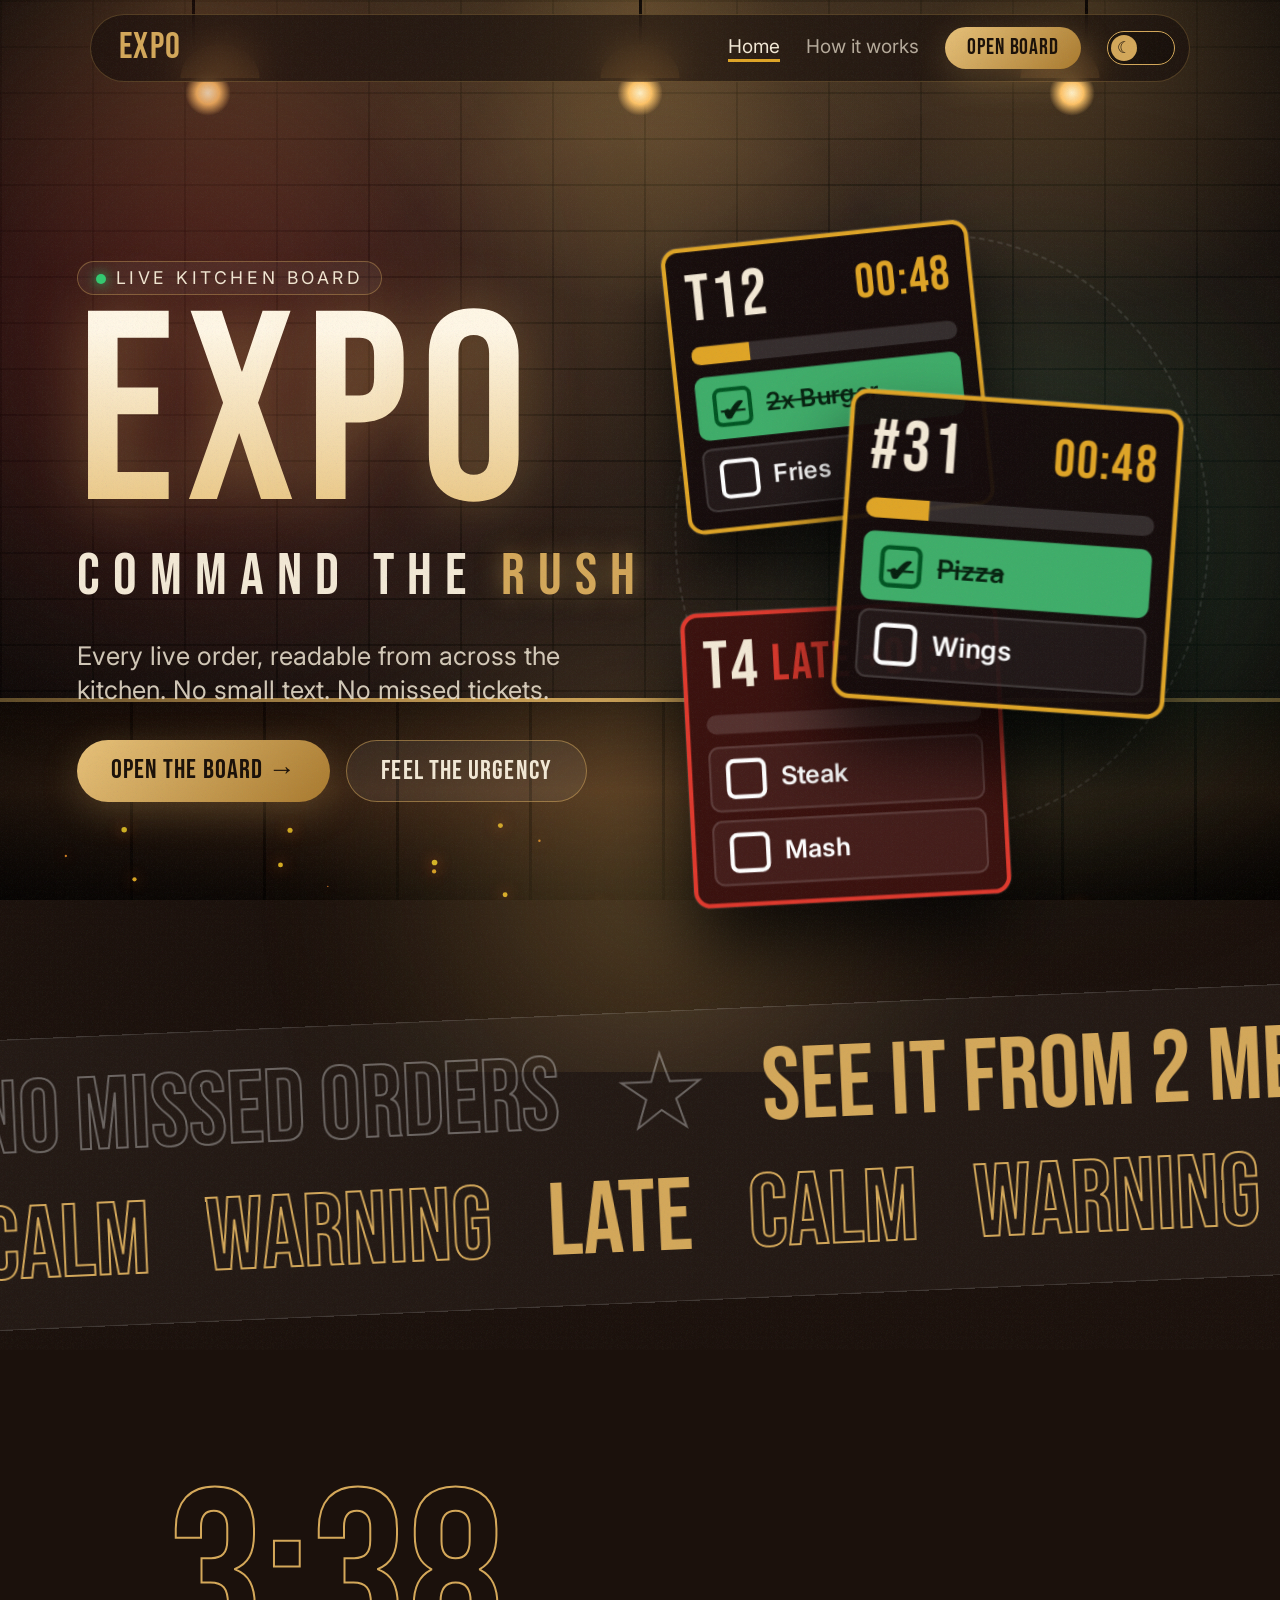
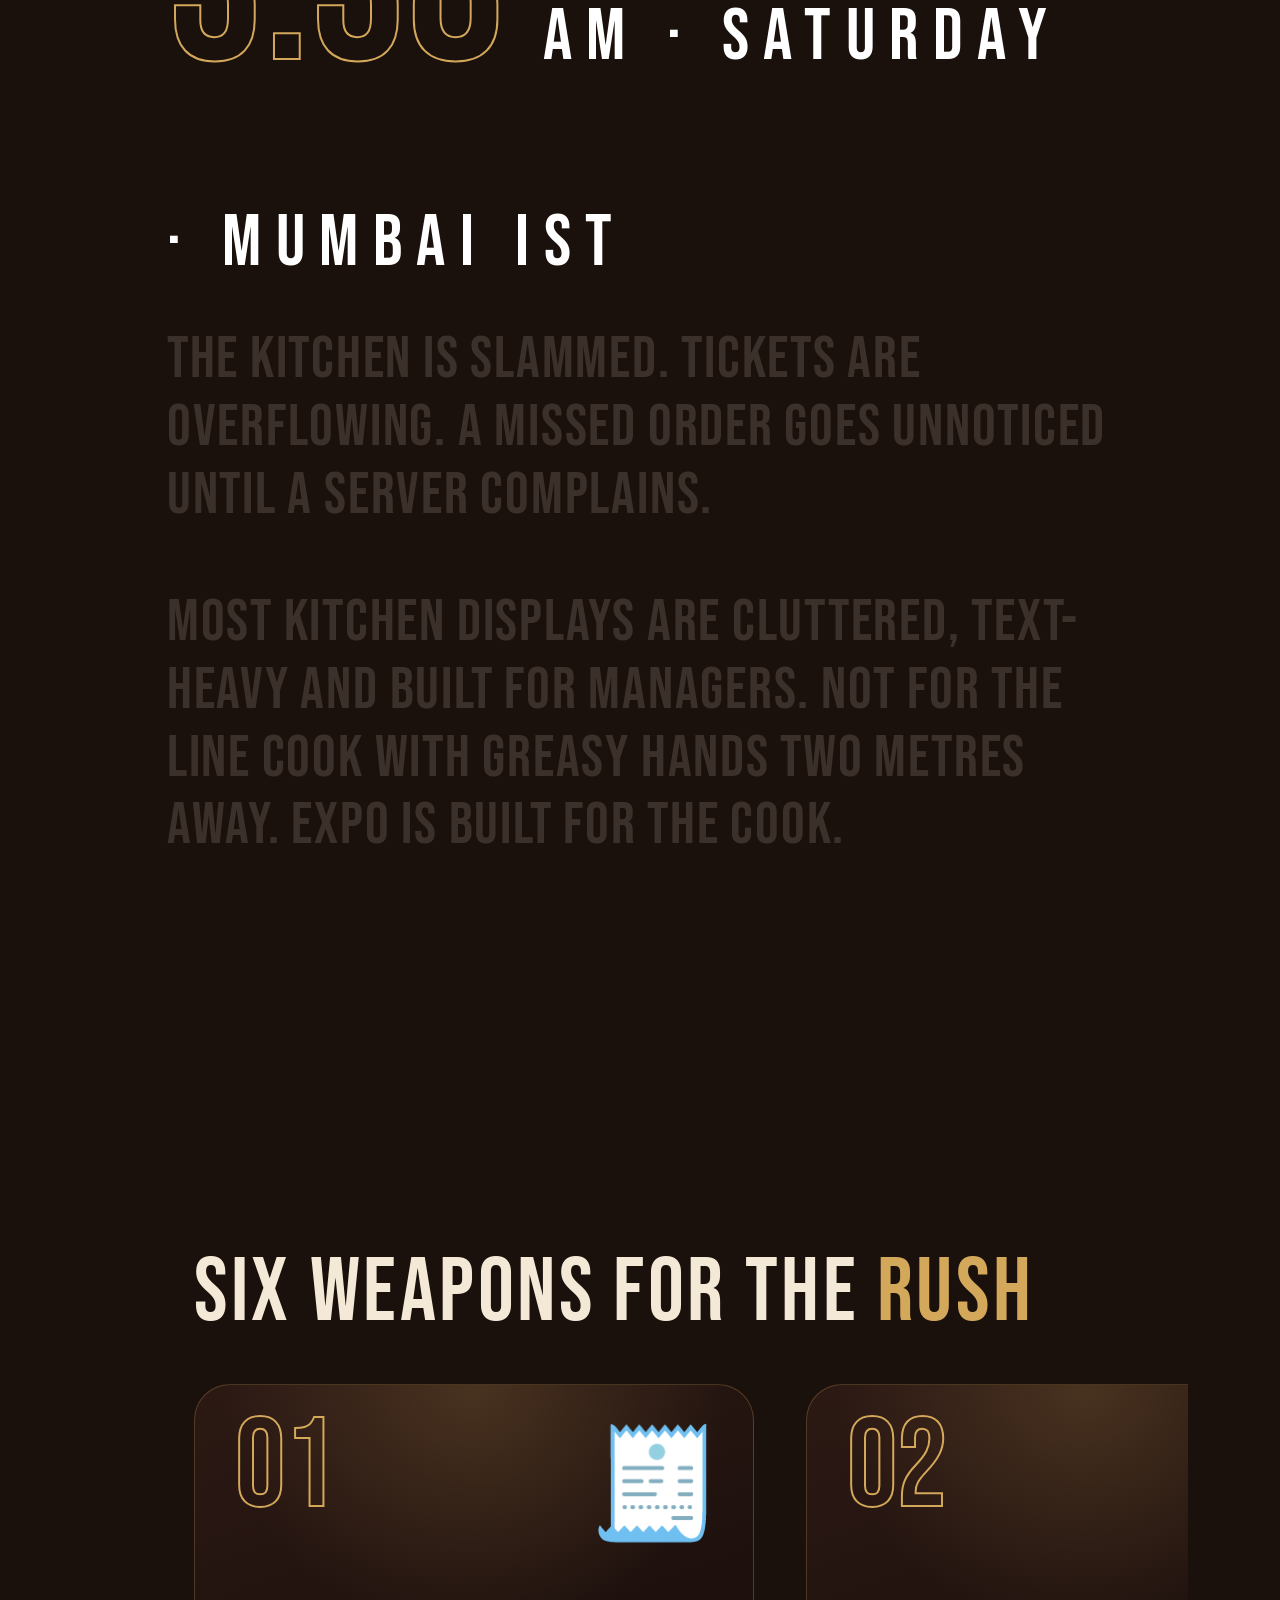
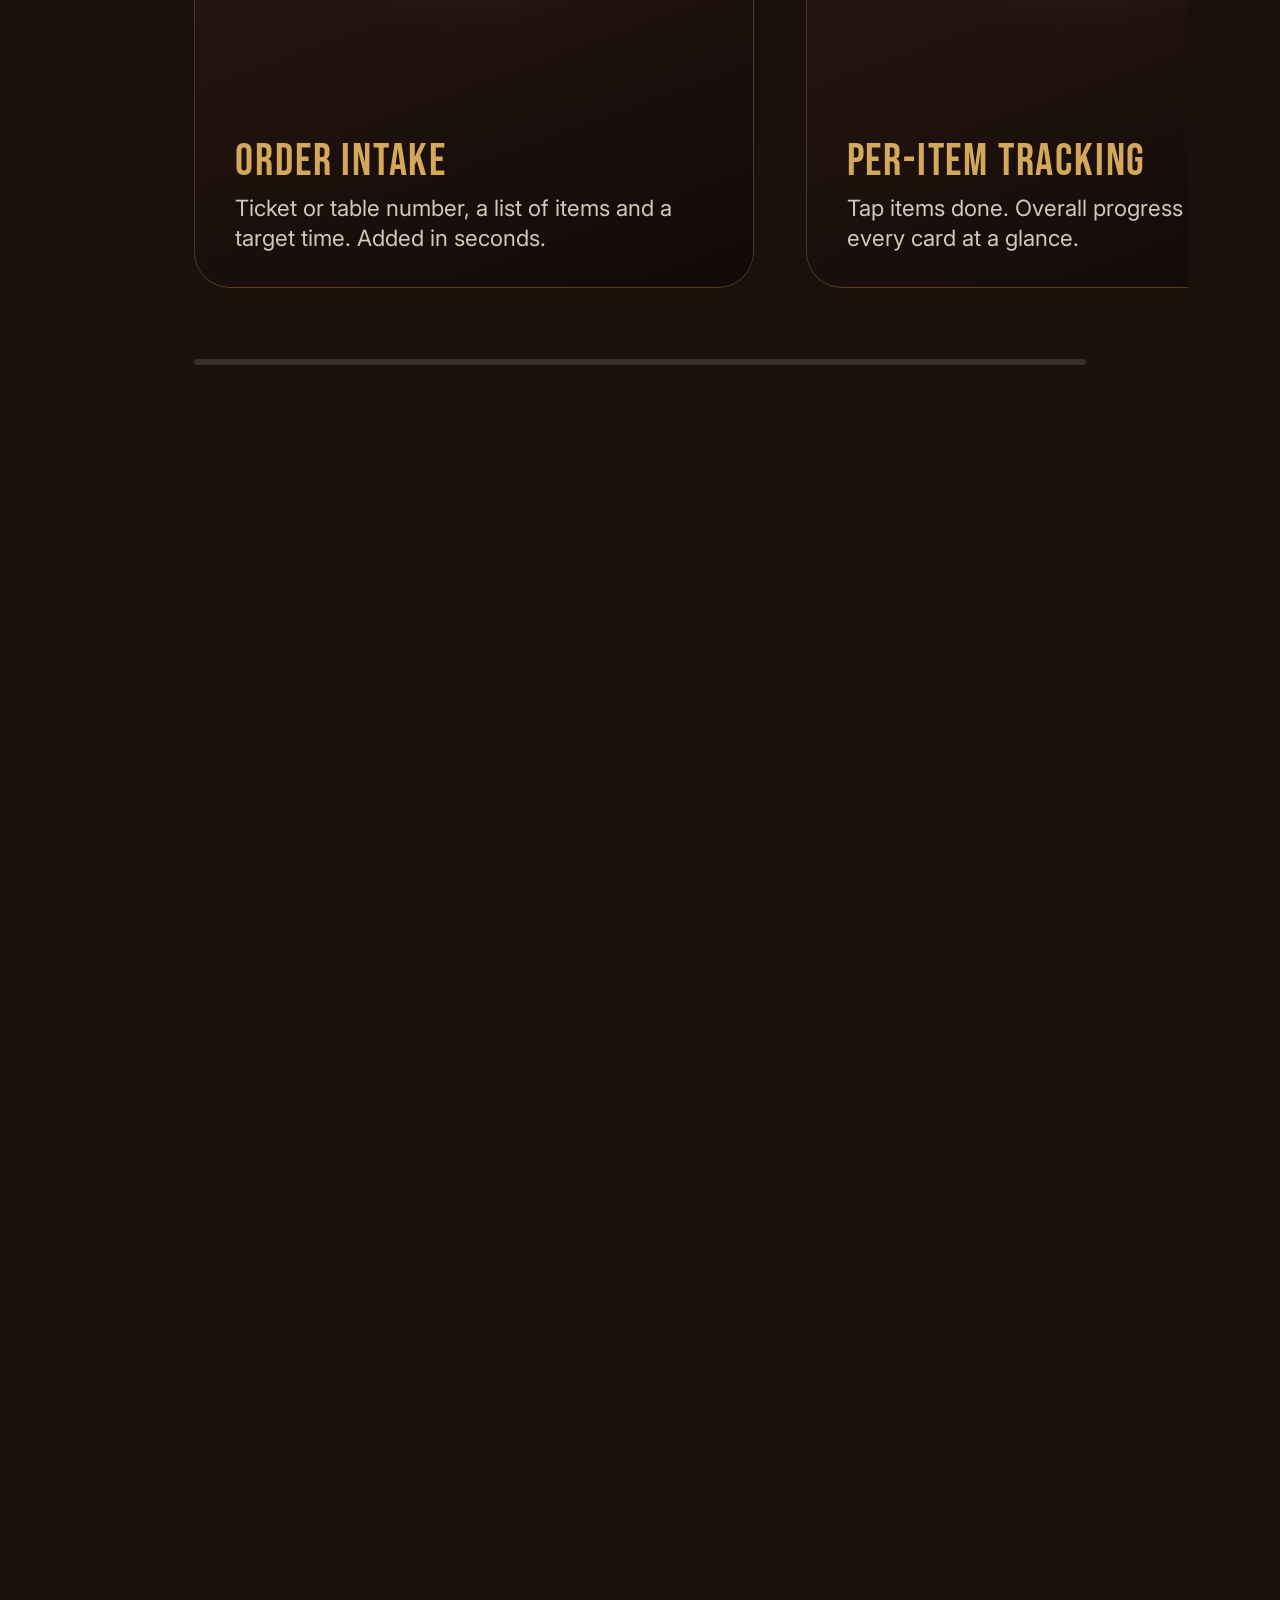
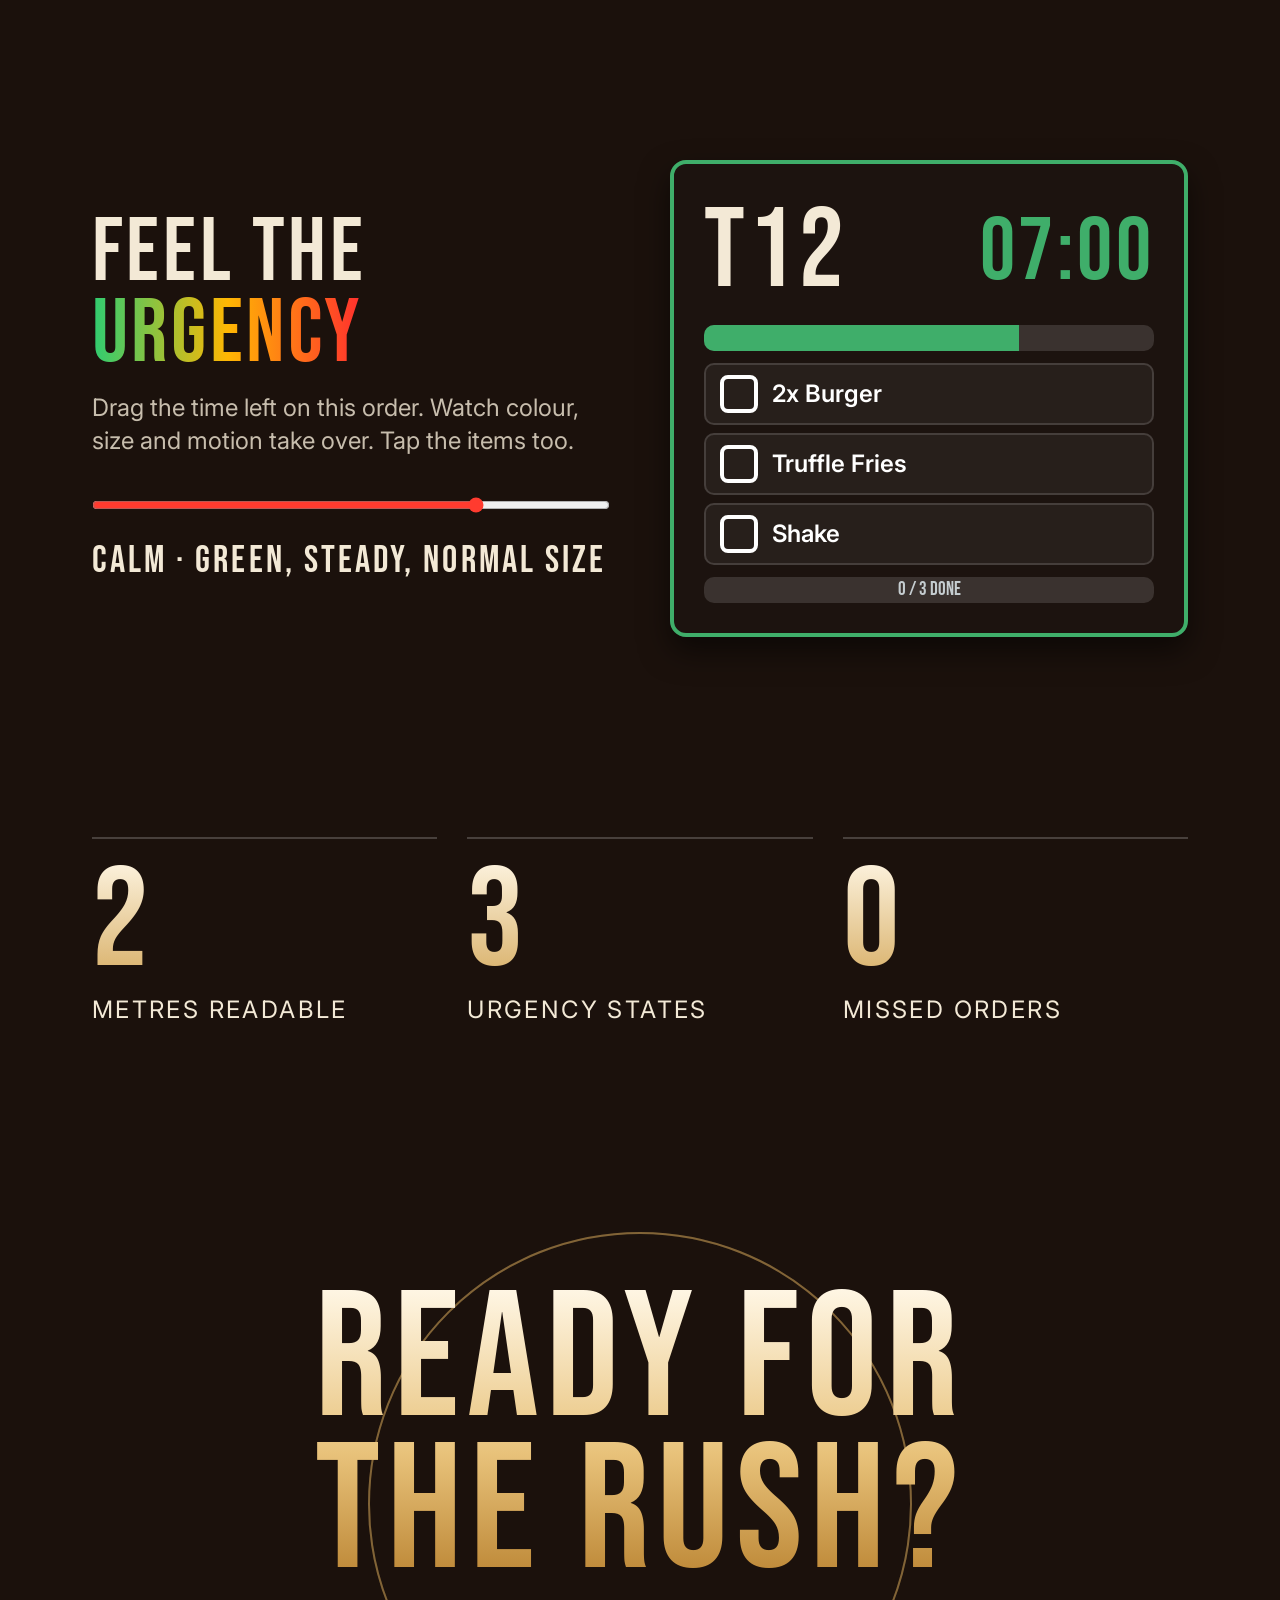
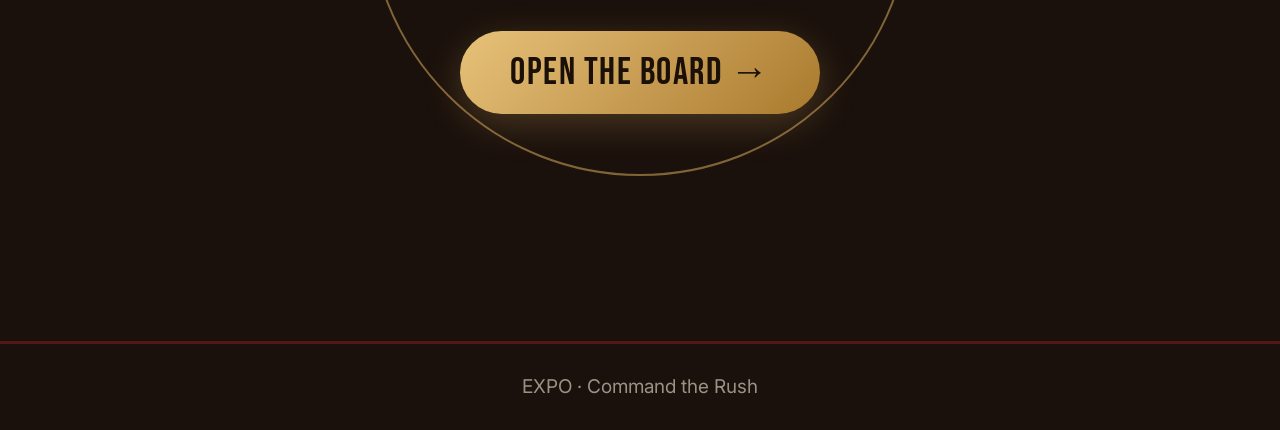
<file: index.html>
<!DOCTYPE html><html lang="en"><head><meta charset="utf-8"><meta name="viewport" content="width=device-width,initial-scale=1"><title>EXPO — Command the Rush</title><link href="https://fonts.googleapis.com/css2?family=Bebas+Neue&family=Patrick+Hand&display=swap" rel="stylesheet"><script>try{document.documentElement.dataset.theme=localStorage.getItem("expo.theme")||"dark"}catch(e){document.documentElement.dataset.theme="dark"}</script><link rel="stylesheet" href="css/style.css"><link rel="stylesheet" href="css/landing.css"><link rel="stylesheet" href="css/theme.css"></head><body class="lp">
<div class="sp"></div><div class="glow"></div><canvas id="fx"></canvas><div class="grain"></div>
<nav><a class="logo" href="index.html">EXPO</a><a class="l" href="index.html">Home</a><a class="l" href="how-it-works.html">How it works</a><a class="btn" href="board.html" style="font-size:1.4rem;padding:6px 22px">Open board</a><button class="sw" id="sw" aria-label="Switch light or dark theme"><i></i></button></nav>
<header class="h"><div class="blobs"><i></i><i></i><i></i></div>
<div><span class="eyebrow">LIVE KITCHEN BOARD</span><h1 class="split">EXPO</h1><h2 class="tag">COMMAND THE <em>RUSH</em></h2><p class="sub">Every live order, readable from across the kitchen. No small text. No missed tickets.</p>
<div class="ctas"><a class="btn mag" href="board.html">Open the board →</a><a class="btn alt mag" href="#lab">Feel the urgency</a></div></div>
<div class="scene"><div class="tilt">
<article class="card demo"><header><span class="tn">T12</span><span class="tm"></span></header><div class="bar"><i></i></div><ul class="items"><li><span class="it d"><b>✔</b>2x Burger</span></li><li><span class="it"><b></b>Fries</span></li></ul></article>
<article class="card demo"><header><span class="tn">#31</span><span class="tm"></span></header><div class="bar"><i></i></div><ul class="items"><li><span class="it d"><b>✔</b>Pizza</span></li><li><span class="it"><b></b>Wings</span></li></ul></article>
<article class="card demo"><header><span class="tn">T4</span><span class="tm"></span></header><div class="bar"><i></i></div><ul class="items"><li><span class="it"><b></b>Steak</span></li><li><span class="it"><b></b>Mash</span></li></ul></article></div></div></header>
<div class="lanes"><div class="lane"><span>NO MISSED ORDERS</span><span>★</span><span>SEE IT FROM 2 METRES</span><span>★</span><span>LATE IS IMPOSSIBLE TO MISS</span><span>★</span></div><div class="lane b"><span>CALM</span><span>WARNING</span><span>LATE</span><span>CALM</span><span>WARNING</span><span>LATE</span></div></div>
<section class="story"><span class="clock"><span id="lt">8:30</span> <small id="ld">PM · SATURDAY · MUMBAI</small></span>
<p class="wr">The kitchen is slammed. Tickets are overflowing. A missed order goes unnoticed until a server complains.</p>
<p class="wr k">Most kitchen displays are cluttered, text-heavy and built for managers. Not for the line cook with greasy hands two metres away. EXPO is built for the cook.</p></section>
<section class="hs"><div class="hs-in"><h2 class="hh">Six weapons for the <em>rush</em></h2><div class="track">
<div class="pn"><span class="ic">🧾</span><span class="num">01</span><div><h3>Order Intake</h3><p>Ticket or table number, a list of items and a target time. Added in seconds.</p></div></div>
<div class="pn"><span class="ic">✅</span><span class="num">02</span><div><h3>Per-Item Tracking</h3><p>Tap items done. Overall progress is visible on every card at a glance.</p></div></div>
<div class="pn"><span class="ic">🚨</span><span class="num">03</span><div><h3>Live Urgency</h3><p>Calm, warning, late. Shown through colour, size and motion, never text.</p></div></div>
<div class="pn"><span class="ic">📌</span><span class="num">04</span><div><h3>Smart Ordering</h3><p>Most urgent first, always. Late orders grow and flash so they can't be missed.</p></div></div>
<div class="pn"><span class="ic">👀</span><span class="num">05</span><div><h3>Readable from 2 m</h3><p>Huge type, high contrast, oversized glove-friendly tap targets.</p></div></div>
<div class="pn"><span class="ic">↩️</span><span class="num">06</span><div><h3>Rush-Proof</h3><p>Complete, remove and undo in one tap. Every accidental tap is forgiven.</p></div></div></div>
<div class="hs-bar"><i></i></div></div></section>
<section class="lab" id="labs"><div><h2 class="rv">FEEL THE <em>URGENCY</em></h2><p class="rv" style="font-size:1.5rem;opacity:.8">Drag the time left on this order. Watch colour, size and motion take over. Tap the items too.</p>
<input id="rg" type="range" min="-20" max="100" value="70" aria-label="Time left"><div id="st"></div></div>
<article class="card labc calm" id="lab"><header><span class="tn">T12</span><span class="tm"></span></header><div class="bar"><i></i></div><ul class="items"><li><button class="it"><b></b>2x Burger</button></li><li><button class="it"><b></b>Truffle Fries</button></li><li><button class="it"><b></b>Shake</button></li></ul><div class="prog"><i style="width:0"></i><span>0 / 3 DONE</span></div></article></section>
<section class="nums"><div class="rv"><span class="big" data-n="2">0</span>METRES READABLE</div><div class="rv" data-d="150"><span class="big" data-n="3">0</span>URGENCY STATES</div><div class="rv" data-d="300"><span class="big" data-n="0">0</span>MISSED ORDERS</div></section>
<section class="cta2"><h2 class="rv z">READY FOR<br>THE RUSH?</h2><a class="btn mag" href="board.html" style="font-size:2.4rem;padding:16px 50px">Open the board →</a></section>
<footer class="ft">EXPO · Command the Rush</footer>
<script src="js/main.js"></script><script src="js/landing.js"></script></body></html>
</file>
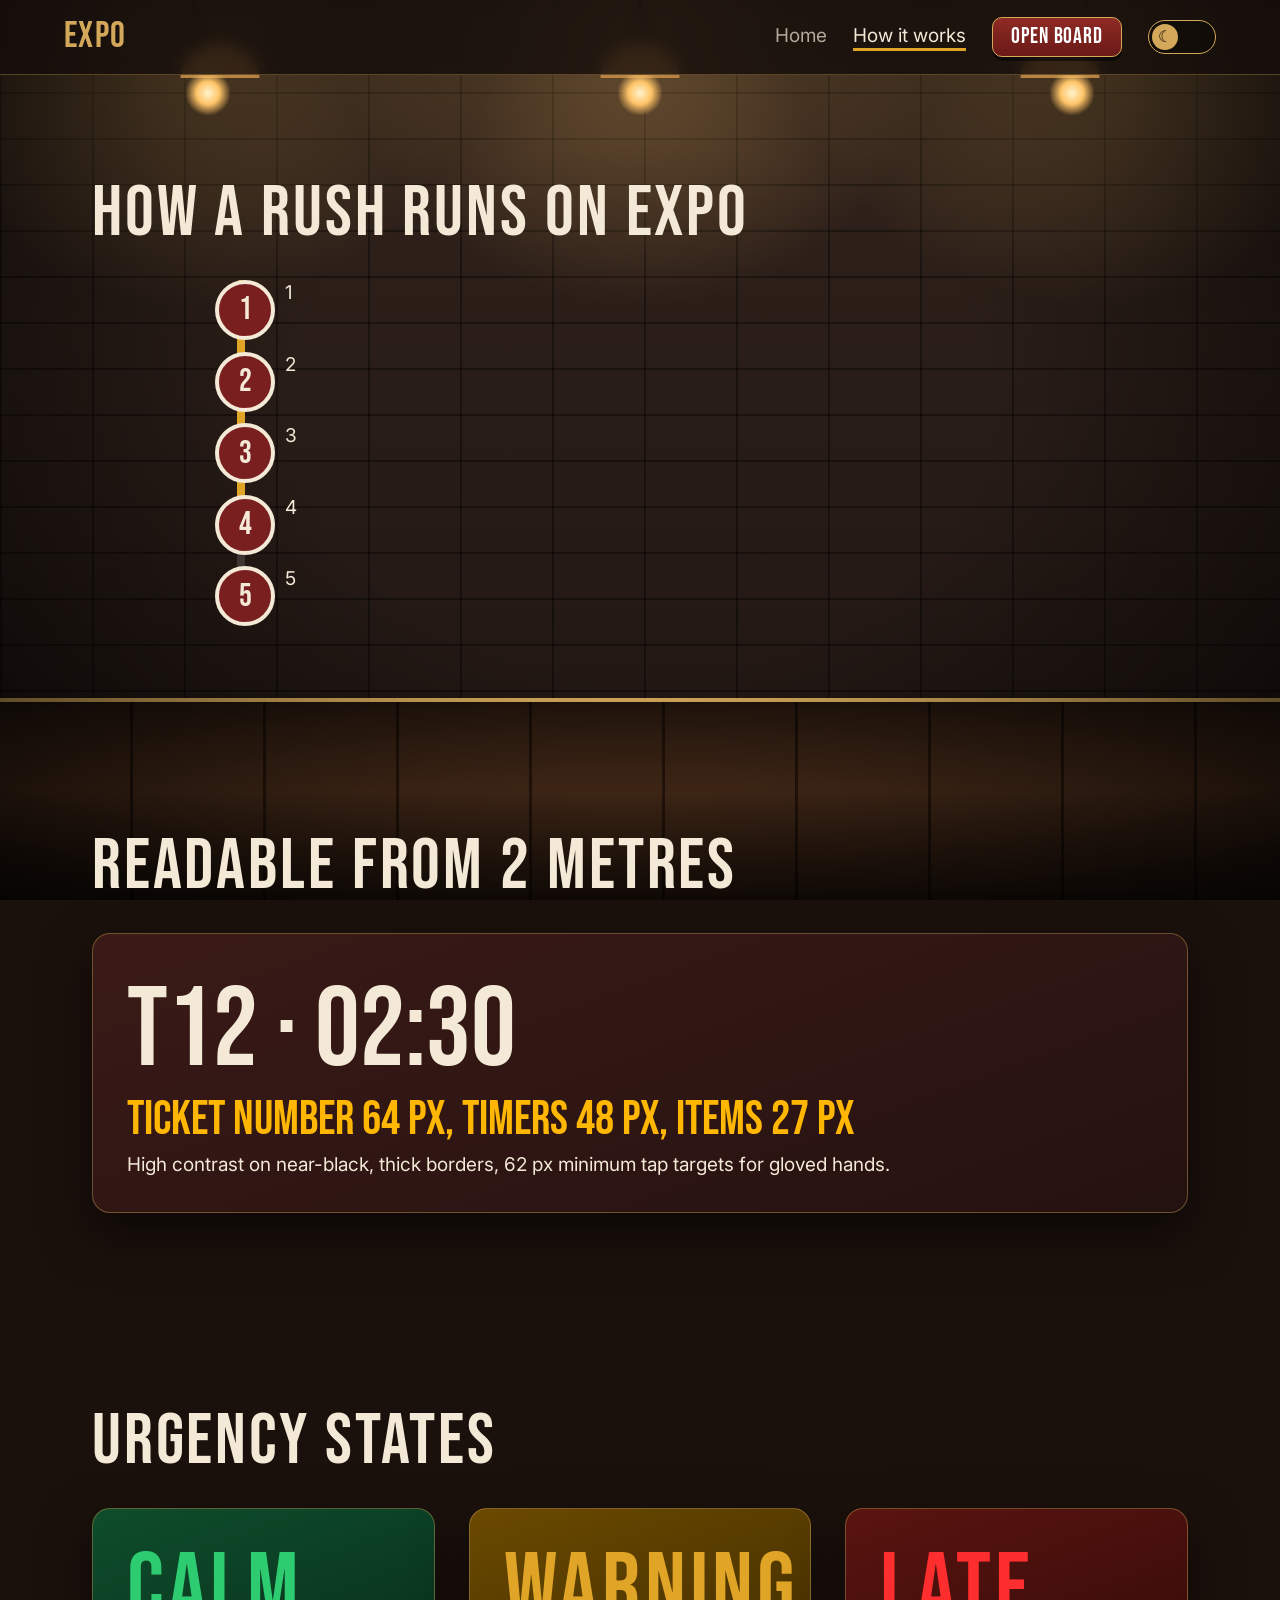
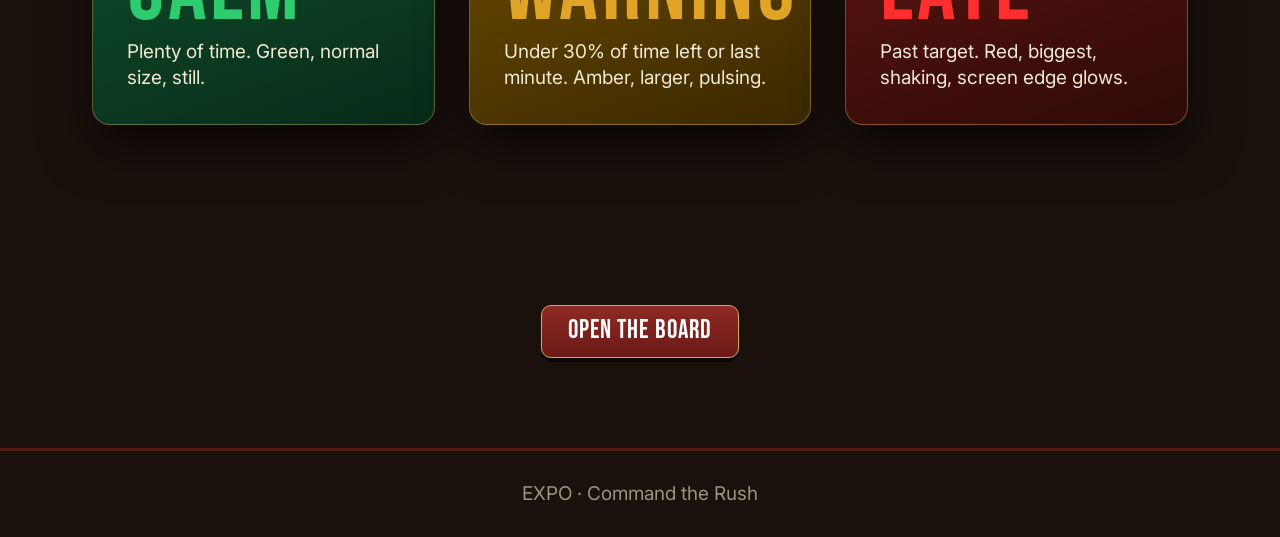
<file: how-it-works.html>
<!DOCTYPE html><html lang="en"><head><meta charset="utf-8"><meta name="viewport" content="width=device-width,initial-scale=1"><title>How EXPO works</title><link href="https://fonts.googleapis.com/css2?family=Bebas+Neue&family=Patrick+Hand&display=swap" rel="stylesheet"><script>try{document.documentElement.dataset.theme=localStorage.getItem("expo.theme")||"dark"}catch(e){document.documentElement.dataset.theme="dark"}</script><link rel="stylesheet" href="css/style.css"><link rel="stylesheet" href="css/theme.css"></head><body>
<div class="sp"></div><nav><a class="logo" href="index.html">EXPO</a><a class="l" href="index.html">Home</a><a class="l" href="how-it-works.html">How it works</a><a class="btn" href="board.html" style="font-size:1.4rem;padding:4px 18px">Open board</a><button class="sw" id="sw" aria-label="Switch light or dark theme"><i></i></button></nav>
<section><h2 class="rv">How a rush runs on EXPO</h2>
<div class="tl"><div class="rail"></div><div class="line"></div>
<div class="step rv r" data-n="1"><h3>Add the order</h3><p>Type the ticket or table, list the items (one per line or comma separated), pick a target time with a preset. Customer allergies are tagged per item and print as a red warning on the receipt.</p></div>
<div class="step rv r" data-n="2"><h3>Tap items as they finish</h3><p>Every item is a huge button. The progress bar on the card shows how close the order is.</p></div>
<div class="step rv r" data-n="3"><h3>Watch the board shift</h3><p>Cards turn calm, warning, late. Colour changes, size grows, motion starts. Late cards double in width and flash.</p></div>
<div class="step rv r" data-n="4"><h3>Send it</h3><p>When all items are ticked the button pulses green. One tap serves the order and dims it.</p></div>
<div class="step rv r" data-n="5"><h3>Oops? Undo</h3><p>Every action offers an UNDO toast. Ctrl+Z steps back up to 40 actions.</p></div></div></section>
<section><h2 class="rv">Readable from 2 metres</h2><div class="panel rv z"><div class="size" style="font-size:7rem">T12 · 02:30</div><div class="size" style="font-size:3rem;color:#ffb703">Ticket number 64 px, timers 48 px, items 27 px</div><p>High contrast on near-black, thick borders, 62 px minimum tap targets for gloved hands.</p></div></section>
<section><h2 class="rv">Urgency states</h2><div class="states">
<div class="panel rv l st-ok"><h3 class="big" style="color:#2ecc71">CALM</h3><p>Plenty of time. Green, normal size, still.</p></div>
<div class="panel rv z st-warn"><h3 class="big">WARNING</h3><p>Under 30% of time left or last minute. Amber, larger, pulsing.</p></div>
<div class="panel rv r st-late"><h3 class="big" style="color:#ff2e2e">LATE</h3><p>Past target. Red, biggest, shaking, screen edge glows.</p></div></div></section>
<section class="cta"><a class="btn rv" href="board.html">Open the board</a></section>
<footer class="ft">EXPO · Command the Rush</footer>
<script src="js/main.js"></script></body></html>
</file>
<file: css/style.css>
:root{--red:#9b0d0d;--cream:#fff4e0;--ink:#120a0a;--ok:#2ecc71;--warn:#ffb703;--late:#ff2e2e;--sy:0}
*{box-sizing:border-box;margin:0;padding:0}
html{scroll-behavior:smooth}
body{font:22px/1.35 'Patrick Hand','Trebuchet MS',sans-serif;color:var(--cream);background:repeating-conic-gradient(#0b3b2e 0 10deg,#7a0c0c 10deg 20deg) fixed;min-height:100vh;overflow-x:hidden}
body::before{content:"";position:fixed;inset:0;background:rgba(10,5,5,.74);z-index:-1}
h1,h2,h3,.logo,.tn,.tm,.btn,.big{font-family:'Bebas Neue',Impact,sans-serif;font-weight:400;letter-spacing:.04em}
a{color:inherit;text-decoration:none}
.sp{position:fixed;top:0;left:0;height:5px;width:0;background:var(--warn);z-index:99}
nav{position:sticky;top:0;z-index:50;display:flex;align-items:center;gap:26px;padding:12px 5vw;background:#120a0aee;backdrop-filter:blur(8px);border-bottom:3px solid var(--red)}
.logo{font-size:2.3rem;color:var(--warn);margin-right:auto}
nav a.l{opacity:.7;border-bottom:3px solid transparent;transition:.3s}
nav a.l:hover,nav a.on{opacity:1;border-color:var(--warn)}
.btn{display:inline-block;background:var(--red);color:#fff;border:4px solid var(--cream);border-radius:14px;padding:8px 26px;font-size:1.8rem;cursor:pointer;transition:.2s;box-shadow:0 6px 0 #000}
.btn:hover{transform:translateY(-3px) rotate(-1deg);background:#c01212}
.btn:active{transform:translateY(4px);box-shadow:0 2px 0 #000}
.btn.alt{background:transparent}
section{padding:90px 6vw;max-width:1250px;margin:auto}
h2{font-size:clamp(2.6rem,6vw,4.5rem);margin-bottom:18px}
.panel{background:var(--red);border:6px solid var(--cream);border-radius:28px;padding:34px;box-shadow:0 12px 0 #0008}
.hero{min-height:86vh;display:grid;grid-template-columns:1.1fr 1fr;gap:40px;align-items:center}
.hero h1{font-size:clamp(4rem,11vw,9rem);line-height:.9;animation:drop 1s cubic-bezier(.2,1.4,.4,1) both}
.hero h1 span{color:var(--warn);display:block}
.hero p{margin:22px 0 30px;max-width:30ch;font-size:1.6rem}
.hero .btn{margin-right:14px}
.stack{position:relative;height:500px;transform:translateY(calc(var(--sy)*-.14px))}
.stack .card{position:absolute;width:270px;animation:float 5s ease-in-out infinite}
.stack .card:nth-child(1){left:0;top:20px}.stack .card:nth-child(2){left:150px;top:150px;animation-delay:-1.5s}.stack .card:nth-child(3){left:40px;top:300px;animation-delay:-3s}
.mq{overflow:hidden;background:var(--warn);color:#000;border-block:5px solid #000;transform:rotate(-1.5deg);margin:20px -3vw}
.mq div{display:flex;gap:50px;width:max-content;animation:mq 22s linear infinite;font:2.4rem 'Bebas Neue',Impact;padding:6px 0;white-space:nowrap}
.two{display:grid;grid-template-columns:1fr 1fr;gap:34px}
.grid{display:grid;grid-template-columns:repeat(auto-fit,minmax(300px,1fr));gap:26px}
.f{background:#1b1212;border:5px solid var(--cream);border-radius:22px;padding:26px;transition:.3s}
.f:hover{border-color:var(--warn);rotate:-1.2deg;translate:0 -8px}
.f i{font-size:3.2rem;font-style:normal;display:block}
.f h3{font-size:2.2rem;color:var(--warn)}
.states{display:grid;grid-template-columns:repeat(auto-fit,minmax(260px,1fr));gap:34px;align-items:center}
.stat{display:flex;gap:40px;flex-wrap:wrap;justify-content:center;text-align:center}
.big{font-size:6rem;color:var(--warn);display:block;line-height:1}
.cta{text-align:center}
.cta h2{font-size:clamp(3rem,8vw,6.5rem)}
footer.ft{text-align:center;padding:30px;opacity:.6;border-top:3px solid var(--red)}
.rv{opacity:0;transform:translateY(60px);transition:opacity .8s,transform .8s cubic-bezier(.2,.8,.2,1)}
.rv.l{transform:translateX(-90px)}.rv.r{transform:translateX(90px)}.rv.z{transform:scale(.7) rotate(-4deg)}
.rv.in{opacity:1;transform:none}
.tl{position:relative;padding-left:70px;max-width:850px;margin:auto}
.tl .line{position:absolute;left:22px;top:0;width:8px;height:0;background:var(--warn);border-radius:8px}
.tl .rail{position:absolute;left:22px;top:0;bottom:0;width:8px;background:#fff2;border-radius:8px}
.step{margin-bottom:46px;position:relative}
.step::before{content:attr(data-n);position:absolute;left:-70px;top:0;width:52px;height:52px;border-radius:50%;background:var(--red);border:4px solid var(--cream);display:grid;place-items:center;font:2rem 'Bebas Neue'}
.step h3{font-size:2.4rem;color:var(--warn)}
.size{font-family:'Bebas Neue';line-height:1;margin:8px 0}
/* ORDER CARDS (shared by landing + board) */
.card{--c:var(--ok);background:#1b1212;border:6px solid var(--c);border-radius:22px;padding:16px;display:flex;flex-direction:column;gap:12px;transition:transform .4s,border-color .4s,background .4s}
.card header{display:flex;justify-content:space-between;align-items:center;gap:10px}
.tn{font-size:4rem;line-height:1}
.tm{font-size:3rem;color:var(--c);white-space:nowrap}
.bar,.prog{height:18px;background:#fff2;border-radius:10px;overflow:hidden;position:relative}
.bar i{display:block;height:100%;background:var(--c);transition:width .5s linear}
.prog{height:26px}.prog i{display:block;height:100%;background:var(--ok);transition:width .3s}
.prog span{position:absolute;inset:0;text-align:center;font:1.2rem/26px 'Bebas Neue';color:#fff;mix-blend-mode:difference}
.card.calm{--c:var(--ok)}
.card.warn{--c:var(--warn);transform:scale(1.03);animation:pulse 1.2s infinite}
.card.late{--c:var(--late);background:#4a0a0a;transform:scale(1.06);animation:shake .5s infinite,glow .8s infinite alternate}
.card.late .tn{animation:blink .8s steps(2) infinite}
.card.served{opacity:.35;filter:grayscale(.8);transform:scale(.94)}
.items{list-style:none;display:grid;gap:8px}
.it{width:100%;min-height:62px;display:flex;align-items:center;gap:14px;text-align:left;font:inherit;font-size:1.7rem;color:#fff;background:#fff1;border:3px solid #fff4;border-radius:14px;padding:6px 14px;cursor:pointer;transition:.15s}
.it b{flex:none;width:38px;height:38px;border:4px solid #fff;border-radius:8px;display:grid;place-items:center;font-size:1.8rem}
.it:active{transform:scale(.96)}
.it.d{background:var(--ok);color:#052;border-color:var(--ok);text-decoration:line-through}.it.d b{border-color:#052}
.card footer{display:flex;gap:10px}
.go,.rm{font:2rem 'Bebas Neue';letter-spacing:.05em;min-height:64px;border:4px solid var(--cream);border-radius:14px;color:#fff;cursor:pointer;transition:.2s}
.go{flex:1;background:#333}.go.rdy{background:var(--ok);color:#052;animation:pulse .9s infinite}
.rm{width:80px;background:var(--red)}
/* BOARD PAGE */
.wrap{padding:20px 3vw 120px}
.top{position:sticky;top:64px;z-index:40;display:flex;flex-wrap:wrap;gap:12px;align-items:center;background:#120a0af0;padding:12px 16px;border-radius:18px;border:4px solid var(--cream);margin-bottom:18px}
.next{flex:1;min-width:260px;font:2.8rem 'Bebas Neue';letter-spacing:.04em}.next b{color:var(--warn)}
.chip{font:2.2rem 'Bebas Neue';padding:2px 18px;border-radius:12px;color:#000}
.chip.calm{background:var(--ok)}.chip.warn{background:var(--warn)}.chip.late{background:var(--late);color:#fff}
.top .btn{font-size:1.4rem;padding:6px 16px;box-shadow:0 4px 0 #000}
details.add{background:var(--red);border:5px solid var(--cream);border-radius:20px;padding:14px 20px;margin-bottom:22px}
details.add summary{font:2.2rem 'Bebas Neue';cursor:pointer}
#f{display:grid;grid-template-columns:1fr 2fr 1fr auto;gap:14px;margin-top:14px;align-items:start}
#f input,#f textarea{width:100%;font:inherit;font-size:1.5rem;padding:12px;border-radius:12px;border:3px solid var(--cream);background:#120a0a;color:var(--cream)}
#f textarea{height:92px;resize:vertical}
.pre{display:flex;gap:8px;margin-top:8px;flex-wrap:wrap}
.pre button{font:1.4rem 'Bebas Neue';padding:4px 14px;border-radius:10px;border:3px solid var(--cream);background:transparent;color:var(--cream);cursor:pointer}
.pre button:hover{background:var(--cream);color:#000}
.board{display:grid;grid-template-columns:repeat(auto-fill,minmax(310px,1fr));gap:26px;padding:12px}
.board .card.late{grid-column:span 2}
.empty{grid-column:1/-1;text-align:center;font:3rem 'Bebas Neue';padding:60px}
#toast{position:fixed;bottom:22px;left:50%;translate:-50% 150px;background:#000;border:4px solid var(--warn);border-radius:16px;padding:12px 22px;font-size:1.6rem;display:flex;gap:20px;align-items:center;z-index:90;transition:translate .35s cubic-bezier(.2,1.4,.4,1)}
#toast.show{translate:-50% 0}
#toast button{font:1.8rem 'Bebas Neue';background:var(--warn);border:0;border-radius:10px;padding:6px 20px;cursor:pointer}
body.alarm::after{content:"";position:fixed;inset:0;pointer-events:none;z-index:80;box-shadow:inset 0 0 90px 10px var(--late);animation:alarm 1s infinite alternate}
@keyframes drop{from{opacity:0;transform:translateY(-120px) scale(1.3)}}
@keyframes float{50%{translate:0 -16px}}
@keyframes mq{to{translate:-50%}}
@keyframes pulse{50%{box-shadow:0 0 0 12px #ffb70055;scale:1.02}}
@keyframes shake{25%{translate:-3px 0}75%{translate:3px 0}}
@keyframes glow{to{box-shadow:0 0 40px 8px var(--late)}}
@keyframes blink{50%{opacity:.35}}
@keyframes alarm{to{opacity:.35}}
@media(max-width:850px){.hero,.two,#f{grid-template-columns:1fr}.stack{height:420px}.board .card.late{grid-column:auto}nav{gap:14px}.top{top:60px}}
@media(prefers-reduced-motion:reduce){*{animation:none!important;transition:none!important}}
</file>
<file: css/landing.css>
body.lp{background:#0a0606}
body.lp::before{display:none}
.lp section,.lp header.h,.lp .lanes,.lp footer{position:relative;z-index:2}
.glow{position:fixed;inset:0;pointer-events:none;z-index:1;background:radial-gradient(520px circle at var(--mx,50%) var(--my,30%),#ff3b2f26,transparent 60%)}
#fx{position:fixed;inset:0;width:100%;height:100%;pointer-events:none;z-index:1}
.grain{position:fixed;inset:-50%;width:200%;height:200%;pointer-events:none;z-index:95;opacity:.08;background-image:url("data:image/svg+xml,%3Csvg xmlns='http://www.w3.org/2000/svg' width='200' height='200'%3E%3Cfilter id='n'%3E%3CfeTurbulence baseFrequency='.8' numOctaves='2'/%3E%3C/filter%3E%3Crect width='100%25' height='100%25' filter='url(%23n)'/%3E%3C/svg%3E");animation:gr .7s steps(4) infinite}
@keyframes gr{25%{translate:-5% 3%}50%{translate:4% -6%}75%{translate:-3% -2%}}
.lp nav{margin:14px auto 0;width:min(1100px,92vw);top:12px;border:1px solid #fff2;border-radius:60px;background:#ffffff0f;backdrop-filter:blur(18px);padding:8px 14px 8px 28px}
.lp .btn{background:linear-gradient(135deg,#ff3b2f,#b3120d);border:0;border-radius:60px;box-shadow:0 10px 40px #ff3b2f55;position:relative;overflow:hidden;font-size:1.7rem;padding:12px 34px}
.lp .btn::after{content:"";position:absolute;inset:0;background:linear-gradient(105deg,transparent 40%,#fff6 50%,transparent 60%);translate:-120% 0;transition:translate .7s}
.lp .btn:hover::after{translate:120% 0}
.lp .btn.alt{background:#ffffff10;border:1px solid #fff4;box-shadow:none}
.h{min-height:100vh;display:grid;grid-template-columns:1.1fr 1fr;align-items:center;gap:30px;padding:70px 6vw;max-width:1400px;margin:auto}
.blobs{position:absolute;inset:-10% -20%;z-index:-1;overflow:hidden}
.blobs i{position:absolute;border-radius:50%;filter:blur(110px);opacity:.5;animation:bl 12s ease-in-out infinite alternate}
.blobs i:nth-child(1){width:520px;height:520px;background:#ff3b2f;left:10%;top:5%}
.blobs i:nth-child(2){width:460px;height:460px;background:#0b6b4a;right:15%;top:30%;animation-delay:-4s}
.blobs i:nth-child(3){width:380px;height:380px;background:#ffb703;left:40%;bottom:0;animation-delay:-8s;opacity:.3}
@keyframes bl{to{translate:120px -80px;scale:1.3}}
.eyebrow{display:inline-block;border:1px solid #ffffff40;border-radius:40px;padding:4px 18px;font-size:1.1rem;letter-spacing:.2em;background:#ffffff0d;animation:fi 1s .2s both}
.eyebrow::before{content:"";display:inline-block;width:10px;height:10px;border-radius:50%;background:#2ecc71;margin-right:10px;box-shadow:0 0 12px #2ecc71;animation:blink 1s infinite}
@keyframes fi{from{opacity:0;translate:0 20px}}
.split{display:flex;font-size:clamp(7rem,21vw,18rem);line-height:.85;perspective:800px;margin:10px 0 4px}
.split span{display:inline-block;background:linear-gradient(180deg,#fff 5%,#ffb703 45%,#ff3b2f 80%,#7a0c0c);background-size:100% 220%;-webkit-background-clip:text;background-clip:text;color:transparent;filter:drop-shadow(0 0 35px #ff3b2f77);animation:ld 1.1s cubic-bezier(.2,1.3,.3,1) both,sh 4s ease-in-out infinite alternate;animation-delay:calc(var(--i)*.12s),0s;transition:.3s}
.split span:hover{translate:0 -18px;rotate:-6deg;scale:1.1}
@keyframes ld{from{opacity:0;transform:translateY(-260px) rotateX(100deg) scale(1.6)}}
@keyframes sh{to{background-position:0 100%}}
.tag{font-size:clamp(1.8rem,4.6vw,3.8rem);letter-spacing:.22em;animation:fi 1s .8s both}
.tag em{font-style:normal;color:#ff3b2f;text-shadow:0 0 18px #ff3b2f,0 0 60px #ff3b2f;animation:neon 1.6s infinite alternate}
@keyframes neon{50%{opacity:.75}to{text-shadow:0 0 8px #ff3b2f,0 0 30px #ff3b2f}}
.h p.sub{font-size:1.6rem;max-width:34ch;margin:22px 0 32px;opacity:.85;animation:fi 1s 1s both}
.ctas{display:flex;gap:16px;flex-wrap:wrap;animation:fi 1s 1.2s both}
.scene{perspective:1100px}
.tilt{position:relative;height:580px;transform-style:preserve-3d;transition:transform .2s ease-out}
.tilt .card{position:absolute;width:300px;animation:none!important;transform:none!important;box-shadow:0 40px 70px #000c,0 0 0 1px #fff2;background:#150b0bf2}
.tilt .card:nth-child(1){left:0;top:0;translate:0 0 30px;rotate:-6deg}
.tilt .card:nth-child(2){left:170px;top:170px;translate:0 0 110px;rotate:4deg}
.tilt .card:nth-child(3){left:20px;top:360px;translate:0 0 60px;rotate:-3deg}
.tilt::before{content:"";position:absolute;inset:-5%;border-radius:50%;border:2px dashed #ffffff22;translate:0 0 -80px;animation:spin 30s linear infinite}
@keyframes spin{to{rotate:360deg}}
.lanes{overflow:hidden;transform:rotate(-2.5deg);margin:30px -4vw;padding:20px 0;background:#ffffff08;border-block:1px solid #fff2}
.lane{display:flex;width:max-content;font:clamp(3rem,8vw,7rem) 'Bebas Neue';white-space:nowrap;color:transparent;-webkit-text-stroke:2px #ffffff55;animation:mq 30s linear infinite}
.lane.b{animation-direction:reverse;-webkit-text-stroke:2px #ff3b2f;animation-duration:38s}
.lane span{padding:0 28px}.lane span:nth-child(3n){color:#ffb703;-webkit-text-stroke:0}
@keyframes mq{to{translate:-50%}}
.story{max-width:1100px;margin:auto;padding:150px 6vw 100px}
.clock{display:block;font:clamp(6rem,19vw,16rem) 'Bebas Neue';line-height:.85;color:transparent;-webkit-text-stroke:2px #ff3b2f;margin-bottom:30px}
.clock small{font-size:.3em;color:#fff;-webkit-text-stroke:0;letter-spacing:.2em}
.wr{font:clamp(2rem,4.6vw,3.8rem)/1.15 'Bebas Neue';letter-spacing:.03em;margin-bottom:60px}
.wr span{opacity:.15;transition:opacity .35s,color .35s}
.wr span.on{opacity:1}.wr.k span.on{color:#ffb703}
.hs{height:600vh;position:relative;z-index:2}
.hs-in{position:sticky;top:0;height:100vh;overflow:hidden;display:flex;flex-direction:column;justify-content:center;gap:30px}
.hh{padding:0 8vw;font-size:clamp(3rem,7vw,6rem);margin:0}
.hh em{font-style:normal;color:#ff3b2f}
.track{display:flex;gap:4vw;padding:0 8vw;will-change:transform}
.pn{flex:none;width:min(560px,82vw);height:56vh;border-radius:36px;padding:34px 40px;display:flex;flex-direction:column;justify-content:space-between;border:1px solid #fff2;background:linear-gradient(160deg,#1f0e0e,#0c0606);position:relative;overflow:hidden}
.pn::before{content:"";position:absolute;inset:0;background:radial-gradient(420px circle at var(--mx,50%) var(--my,0),#ff3b2f40,transparent 60%);pointer-events:none}
.pn .num{font:clamp(6rem,14vh,11rem)/.8 'Bebas Neue';color:transparent;-webkit-text-stroke:2px #ff3b2f}
.pn .ic{position:absolute;right:30px;top:24px;font-size:clamp(4rem,12vh,7rem);animation:float 4s ease-in-out infinite}
.pn h3{font-size:clamp(2.4rem,5vh,3.6rem);color:#ffb703}
.pn p{font-size:1.4rem;opacity:.85}
.hs-bar{position:absolute;bottom:5vh;left:8vw;right:8vw;height:6px;border-radius:6px;background:#fff2}
.hs-bar i{display:block;height:100%;width:0;border-radius:6px;background:linear-gradient(90deg,#ff3b2f,#ffb703)}
.lab{display:grid;grid-template-columns:1fr 1fr;gap:60px;align-items:center;padding:140px 6vw}
.lab h2{font-size:clamp(3rem,7vw,6rem);line-height:.9}
.lab h2 em{font-style:normal;background:linear-gradient(90deg,#2ecc71,#ffb703,#ff2e2e);-webkit-background-clip:text;background-clip:text;color:transparent}
#rg{width:100%;height:44px;margin:26px 0 10px;accent-color:#ff3b2f;cursor:grab}
#st{font:2.4rem 'Bebas Neue';letter-spacing:.08em}
.labc{padding:30px;max-width:520px;margin:auto;width:100%}
.labc .tn{font-size:7rem}.labc .tm{font-size:5.5rem}.labc .bar{height:26px}
.cta2{text-align:center;padding:220px 6vw;overflow:hidden}
.cta2::before,.cta2::after{content:"";position:absolute;left:50%;top:50%;width:60vmin;height:60vmin;border-radius:50%;border:2px solid #ff3b2f55;translate:-50% -50%;animation:ring 4s ease-out infinite;z-index:-1}
.cta2::after{animation-delay:2s}
@keyframes ring{from{scale:.3;opacity:1}to{scale:2.4;opacity:0}}
.cta2 h2{font-size:clamp(4rem,14vw,12rem);line-height:.85;background:linear-gradient(180deg,#fff,#ffb703 50%,#ff3b2f);-webkit-background-clip:text;background-clip:text;color:transparent;margin-bottom:40px}
.nums{display:grid;grid-template-columns:repeat(auto-fit,minmax(240px,1fr));gap:30px;padding:60px 6vw 40px}
.nums div{border-top:2px solid #fff3;padding-top:14px;font-size:1.5rem;letter-spacing:.1em}
.nums .big{font-size:clamp(5rem,11vw,9rem);background:linear-gradient(180deg,#fff,#ff3b2f);-webkit-background-clip:text;background-clip:text;color:transparent}
@media(max-width:850px){.h,.lab{grid-template-columns:1fr}.tilt{height:520px;scale:.85}.pn{height:62vh}}
.colon{animation:blink 1s steps(2) infinite}
</file>
<file: css/theme.css>
@import url('https://fonts.googleapis.com/css2?family=Inter:wght@400;500;600;700&display=swap');
:root{--red:#7a1f1f;--cream:#f3e9d6;--ink:#140d0a;--ok:#3fae6a;--warn:#e0a526;--late:#e0392d;--acc:#d4a85a}
/* RESTAURANT BACKDROP: tiled wall, brass pendant lamps, wood counter, vignette */
body,body.lp{background:#1b110c;font-family:'Inter','Segoe UI',sans-serif;font-size:19px}
body::before{display:none}
html::before{content:"";position:fixed;inset:0;z-index:-1;background:
radial-gradient(ellipse at 50% 45%,transparent 38%,#000000c4),
radial-gradient(ellipse 24% 34% at 15% 0,#ffc4685c,transparent),radial-gradient(ellipse 24% 34% at 50% 0,#ffc4685c,transparent),radial-gradient(ellipse 24% 34% at 85% 0,#ffc4685c,transparent),
linear-gradient(var(--acc),var(--acc)) 0 calc(100% - 22vh)/100% 4px no-repeat,
linear-gradient(180deg,#0009,transparent 45%,#000a) 0 100%/100% 22vh no-repeat,
repeating-linear-gradient(90deg,#4d2f1b 0 130px,#2a170c 130px 133px) 0 100%/100% 22vh no-repeat,
linear-gradient(#00000060 2px,transparent 2px) 0 0/100% 46px,linear-gradient(90deg,#00000060 2px,transparent 2px) 0 0/92px 46px,
linear-gradient(180deg,#33241c,#1d1411)}
html::after{content:"";position:fixed;top:0;left:0;right:0;height:120px;z-index:-1;pointer-events:none;background:
radial-gradient(circle,#fff3cc 0,#ffc468 35%,transparent 70%) 15% 70px/46px 46px no-repeat,radial-gradient(circle,#fff3cc 0,#ffc468 35%,transparent 70%) 50% 70px/46px 46px no-repeat,radial-gradient(circle,#fff3cc 0,#ffc468 35%,transparent 70%) 85% 70px/46px 46px no-repeat,
radial-gradient(ellipse 40px 34px at 50% 100%,#b98443 97%,transparent) 15% 44px/80px 34px no-repeat,radial-gradient(ellipse 40px 34px at 50% 100%,#b98443 97%,transparent) 50% 44px/80px 34px no-repeat,radial-gradient(ellipse 40px 34px at 50% 100%,#b98443 97%,transparent) 85% 44px/80px 34px no-repeat,
linear-gradient(#0d0805,#0d0805) 15% 0/3px 46px no-repeat,linear-gradient(#0d0805,#0d0805) 50% 0/3px 46px no-repeat,linear-gradient(#0d0805,#0d0805) 85% 0/3px 46px no-repeat}
.glow{background:radial-gradient(520px circle at var(--mx,50%) var(--my,30%),#d4a85a1f,transparent 60%)}
.blobs i:nth-child(1){background:#7a1f1f}.blobs i:nth-child(2){background:#1f5c3f}.blobs i:nth-child(3){background:#d4a85a}
.blobs i{opacity:.35}
/* PROFESSIONAL SURFACES */
nav{background:#140d0acc;border-bottom:1px solid #d4a85a55}
.lp nav{border:1px solid #d4a85a44;background:#140d0a99}
.logo,.hh em,.pn h3{color:var(--acc)}
.sp,.hs-bar i{background:linear-gradient(90deg,#a97a2e,#e8c27a)}
.btn{background:linear-gradient(180deg,#8f2a24,#6a1a17);border:1px solid var(--acc);border-radius:10px;box-shadow:0 4px 0 #0008;font-size:1.6rem}
.lp .btn{background:linear-gradient(135deg,#e8c27a,#a97a2e);color:#1a1008;border:0;border-radius:60px;box-shadow:0 10px 36px #d4a85a40}
.lp .btn.alt{background:#ffffff10;color:var(--cream);border:1px solid #d4a85a88}
.panel{background:linear-gradient(160deg,#3a1a17,#241210);border:1px solid #d4a85a66;border-radius:18px;box-shadow:0 20px 50px #0009}
.f{border:1px solid #d4a85a55;border-radius:16px}
.card{background:#1c130f;border-width:4px;border-radius:16px;box-shadow:0 14px 30px #0008}
.card.late{background:#3a110e}
.it{border-radius:10px;font-weight:600;font-size:1.5rem;background:#ffffff0d;border:2px solid #ffffff24}
.it.d{background:var(--ok);color:#06210f;border-color:var(--ok)}
.go,.rm{border-radius:10px;border:2px solid #d4a85a88}
.top{background:#140d0ae8;backdrop-filter:blur(10px);border:1px solid #d4a85a66;border-radius:14px}
details.add{background:#2a1713e6;border:1px solid #d4a85a66;border-radius:14px}
#f input,#f textarea{border:1px solid #d4a85a88;border-radius:10px;background:#120b08}
.pre button{border:1px solid #d4a85a88;border-radius:8px;color:var(--cream)}
#toast{border:1px solid var(--acc);border-radius:12px}
#toast button{background:var(--acc);color:#1a1008}
/* LANDING ACCENTS: red/neon to brass */
.split span{background-image:linear-gradient(180deg,#fff7e6 5%,#e8c27a 45%,#b8812f 85%);background-size:100% 220%;filter:drop-shadow(0 0 30px #d4a85a66)}
.tag em{color:var(--acc);text-shadow:0 0 24px #d4a85a88}
@keyframes neon{50%{opacity:.8}}
.clock,.pn .num{-webkit-text-stroke-color:var(--acc)}
.lane.b{-webkit-text-stroke-color:var(--acc)}
.lane span:nth-child(3n){color:var(--acc)}
.wr.k span.on{color:var(--acc)}
.pn{background:linear-gradient(160deg,#2c1914,#120a08);border-color:#d4a85a44}
.pn::before{background:radial-gradient(420px circle at var(--mx,50%) var(--my,0),#d4a85a30,transparent 60%)}
.cta2::before,.cta2::after{border-color:#d4a85a55}
.cta2 h2{background-image:linear-gradient(180deg,#fff7e6,#e8c27a 55%,#b8812f)}
.nums .big{background-image:linear-gradient(180deg,#fff7e6,#d4a85a)}
.eyebrow{border-color:#d4a85a66}
/* SERVED CELEBRATION */
.fx{position:fixed;z-index:120;pointer-events:none}
.fx s{position:absolute;width:10px;height:14px;border-radius:2px;background:var(--c);animation:conf 1.3s cubic-bezier(.1,.7,.3,1) forwards}
@keyframes conf{from{transform:translate(0,0) scale(.3);opacity:1}70%{opacity:1}to{transform:translate(var(--x),calc(var(--y) + 140px)) rotate(var(--r));opacity:0}}
.stamp{position:absolute;translate:-50% -50%;display:flex;flex-direction:column;align-items:center;gap:6px;animation:stamp 1.7s forwards}
.stamp i{width:96px;height:96px;border-radius:50%;background:var(--ok);display:grid;place-items:center;font:normal 3.4rem/1 'Inter';color:#fff;box-shadow:0 0 0 0 #3fae6a99;animation:ripple 1s .2s ease-out}
.stamp span{background:#000c;border:1px solid var(--acc);color:var(--acc);padding:2px 16px;border-radius:8px;font:1.7rem 'Bebas Neue';letter-spacing:.08em;white-space:nowrap}
@keyframes stamp{0%{scale:0;opacity:0}18%{scale:1.2;opacity:1}28%{scale:1}80%{opacity:1}100%{opacity:0;translate:-50% -140%}}
@keyframes ripple{to{box-shadow:0 0 0 60px #3fae6a00}}
/* THEME SWITCH */
.sw{flex:none;width:68px;height:34px;border-radius:34px;border:1px solid var(--acc);background:#00000040;position:relative;cursor:pointer;padding:0}
.sw i{position:absolute;top:3px;left:3px;width:26px;height:26px;border-radius:50%;background:var(--acc);display:grid;place-items:center;font-style:normal;font-size:16px;color:#1a1008;transition:transform .4s cubic-bezier(.2,1.4,.4,1)}
html[data-theme=light] .sw{background:#fff8}
html[data-theme=light] .sw i{transform:translateX(34px)}
/* LIGHT MODE: bright ivory-tile restaurant, daylight wood counter */
html[data-theme=light]{--red:#a3302a;--cream:#2b1b13;--ink:#faf3e6;--ok:#2e9a5b;--warn:#d99a00;--late:#d62f24;--acc:#9a6a1f}
html[data-theme=light] body,html[data-theme=light] body.lp{background:#f3e9d6}
html[data-theme=light]::before{background:radial-gradient(ellipse at 50% 45%,transparent 50%,#5a3a1a33),radial-gradient(ellipse 24% 34% at 15% 0,#ffd98a88,transparent),radial-gradient(ellipse 24% 34% at 50% 0,#ffd98a88,transparent),radial-gradient(ellipse 24% 34% at 85% 0,#ffd98a88,transparent),linear-gradient(#9a6a1f,#9a6a1f) 0 calc(100% - 22vh)/100% 4px no-repeat,linear-gradient(180deg,#0004,transparent 45%,#0003) 0 100%/100% 22vh no-repeat,repeating-linear-gradient(90deg,#c9a06a 0 130px,#a97f4c 130px 133px) 0 100%/100% 22vh no-repeat,linear-gradient(#00000022 2px,transparent 2px) 0 0/100% 46px,linear-gradient(90deg,#00000022 2px,transparent 2px) 0 0/92px 46px,linear-gradient(180deg,#faf3e6,#eadfca)}
html[data-theme=light] nav{background:#faf3e6ee}
html[data-theme=light] .lp nav{background:#faf3e6b0}
html[data-theme=light] .glow{background:radial-gradient(520px circle at var(--mx,50%) var(--my,30%),#d4a85a30,transparent 60%)}
html[data-theme=light] .grain{opacity:.04}
html[data-theme=light] .blobs i{opacity:.22}
html[data-theme=light] .card,html[data-theme=light] .tilt .card{background:#fffaf0}
html[data-theme=light] .card.warn{background:#fff3d2}
html[data-theme=light] .card.late{background:#fde0db}
html[data-theme=light] .bar,html[data-theme=light] .prog{background:#00000018}
html[data-theme=light] .prog span{mix-blend-mode:normal;color:#1b110c}
html[data-theme=light] .it{color:var(--cream);background:#00000008;border-color:#00000026}
html[data-theme=light] .it.d{color:#06210f;background:var(--ok);border-color:var(--ok)}
html[data-theme=light] .it b{border-color:var(--cream)}
html[data-theme=light] .it.d b{border-color:#06210f}
html[data-theme=light] .go{background:#e6dccb;color:var(--cream)}
html[data-theme=light] .go.rdy{background:var(--ok);color:#052}
html[data-theme=light] .rm{color:#fff}
html[data-theme=light] .top,html[data-theme=light] details.add{background:#faf3e6f2}
html[data-theme=light] .next b{color:#a3302a}
html[data-theme=light] #f input,html[data-theme=light] #f textarea{background:#fff;color:var(--cream)}
html[data-theme=light] .pre button:hover{background:#2b1b13;color:#fff}
html[data-theme=light] #toast{background:#2b1b13;color:#f3e9d6}
html[data-theme=light] .panel{background:linear-gradient(160deg,#fffaf0,#f1e4cc)}
html[data-theme=light] .panel .size[style]{color:var(--acc)!important}
.st-ok{background:linear-gradient(160deg,#0e4d2c,#082a18)!important}.st-warn{background:linear-gradient(160deg,#6b4a00,#3a2800)!important}.st-late{background:linear-gradient(160deg,#5a1410,#2e0a08)!important}
html[data-theme=light] .st-ok{background:#dff3e6!important}html[data-theme=light] .st-warn{background:#fdf0c8!important}html[data-theme=light] .st-late{background:#fbdcd8!important}
html[data-theme=light] .st-ok .big{color:#1e7a43!important}html[data-theme=light] .st-warn .big{color:#8a5a00!important}html[data-theme=light] .st-late .big{color:#b3261e!important}
html[data-theme=light] .split span{background-image:linear-gradient(180deg,#3a1d10 5%,#8a5a1c 50%,#b3261e 90%);filter:drop-shadow(0 6px 18px #9a6a1f44)}
html[data-theme=light] .eyebrow{background:#00000008}
html[data-theme=light] .lane{-webkit-text-stroke-color:#2b1b1355}
html[data-theme=light] .lane.b{-webkit-text-stroke-color:var(--acc)}
html[data-theme=light] .lanes{background:#00000008;border-color:#0002}
html[data-theme=light] .clock small{color:var(--cream)}
html[data-theme=light] .pn{background:linear-gradient(160deg,#fffaf0,#f0e2c8);border-color:#9a6a1f55}
html[data-theme=light] .hs-bar{background:#0002}
html[data-theme=light] .cta2 h2{background-image:linear-gradient(180deg,#3a1d10,#9a6a1f 55%,#b3261e)}
html[data-theme=light] .nums .big{background-image:linear-gradient(180deg,#3a1d10,#b3261e)}
html[data-theme=light] .nums div{border-color:#0003}
</file>
